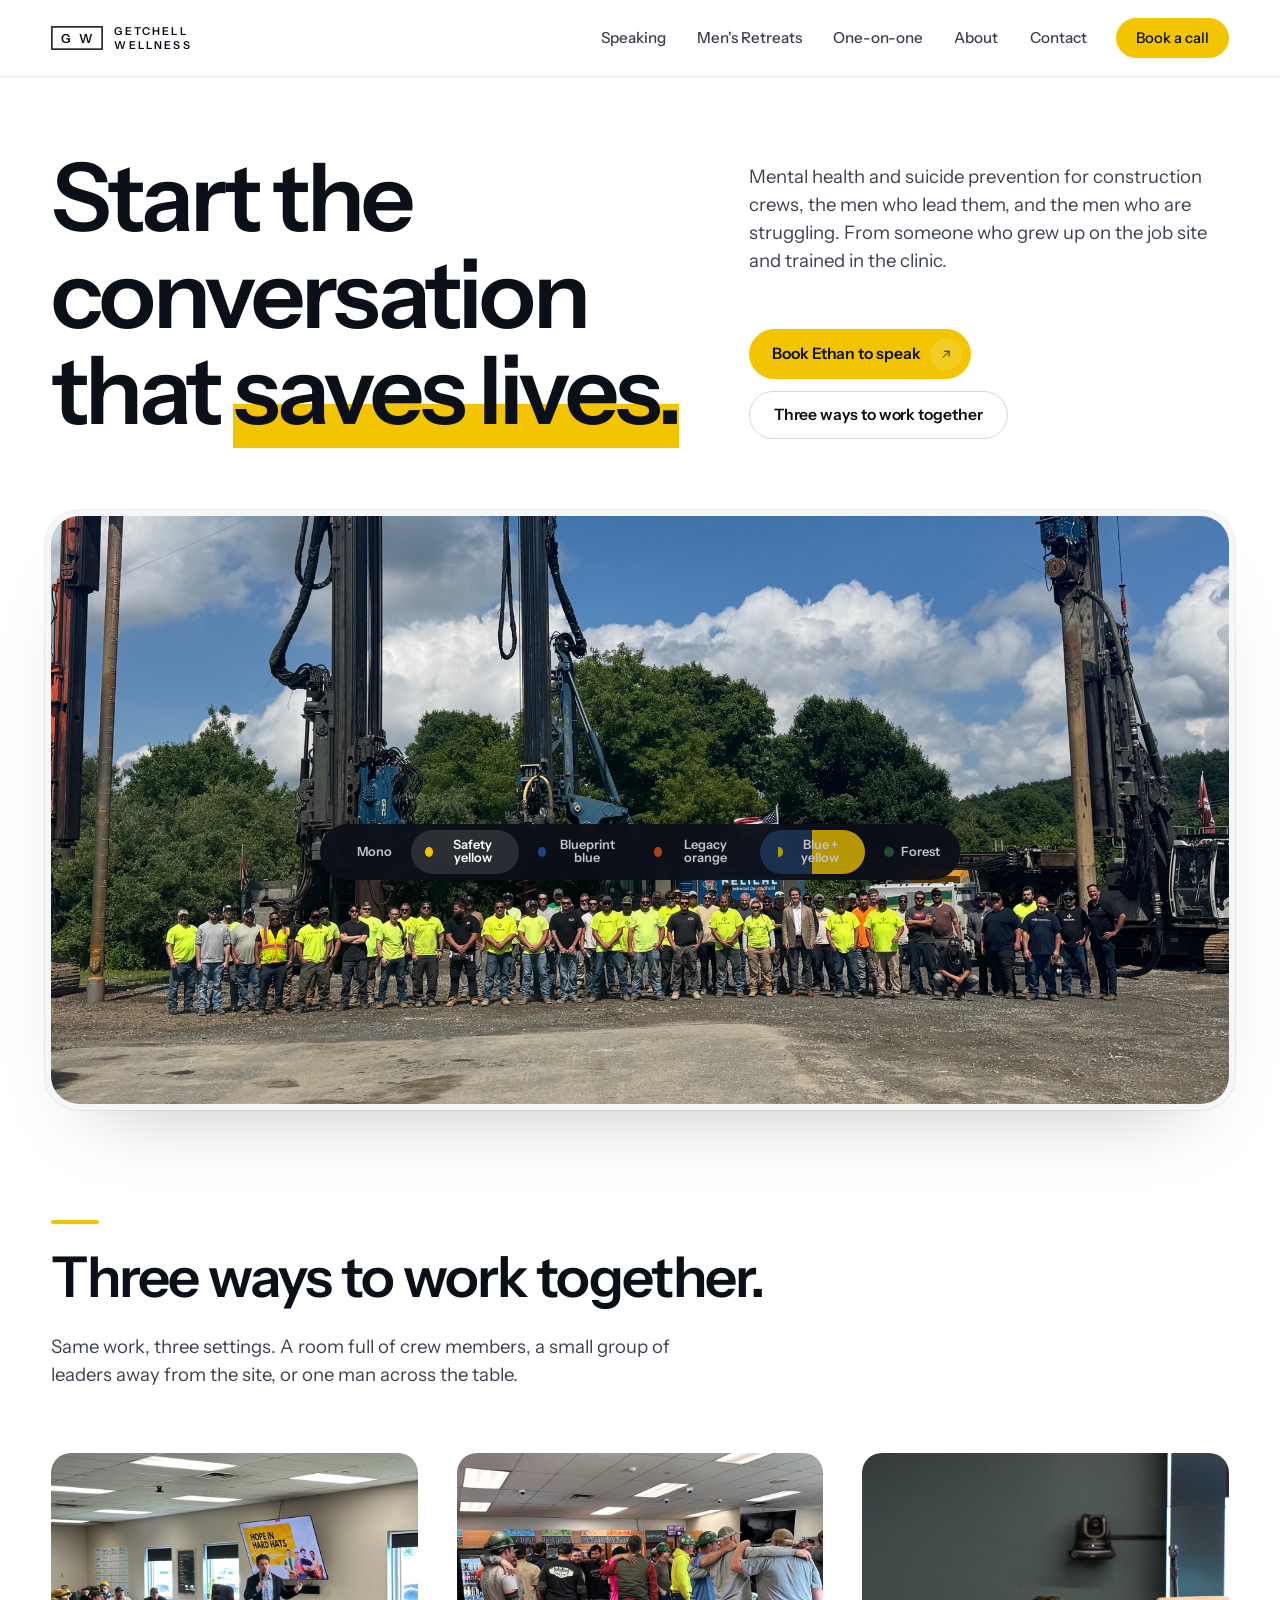
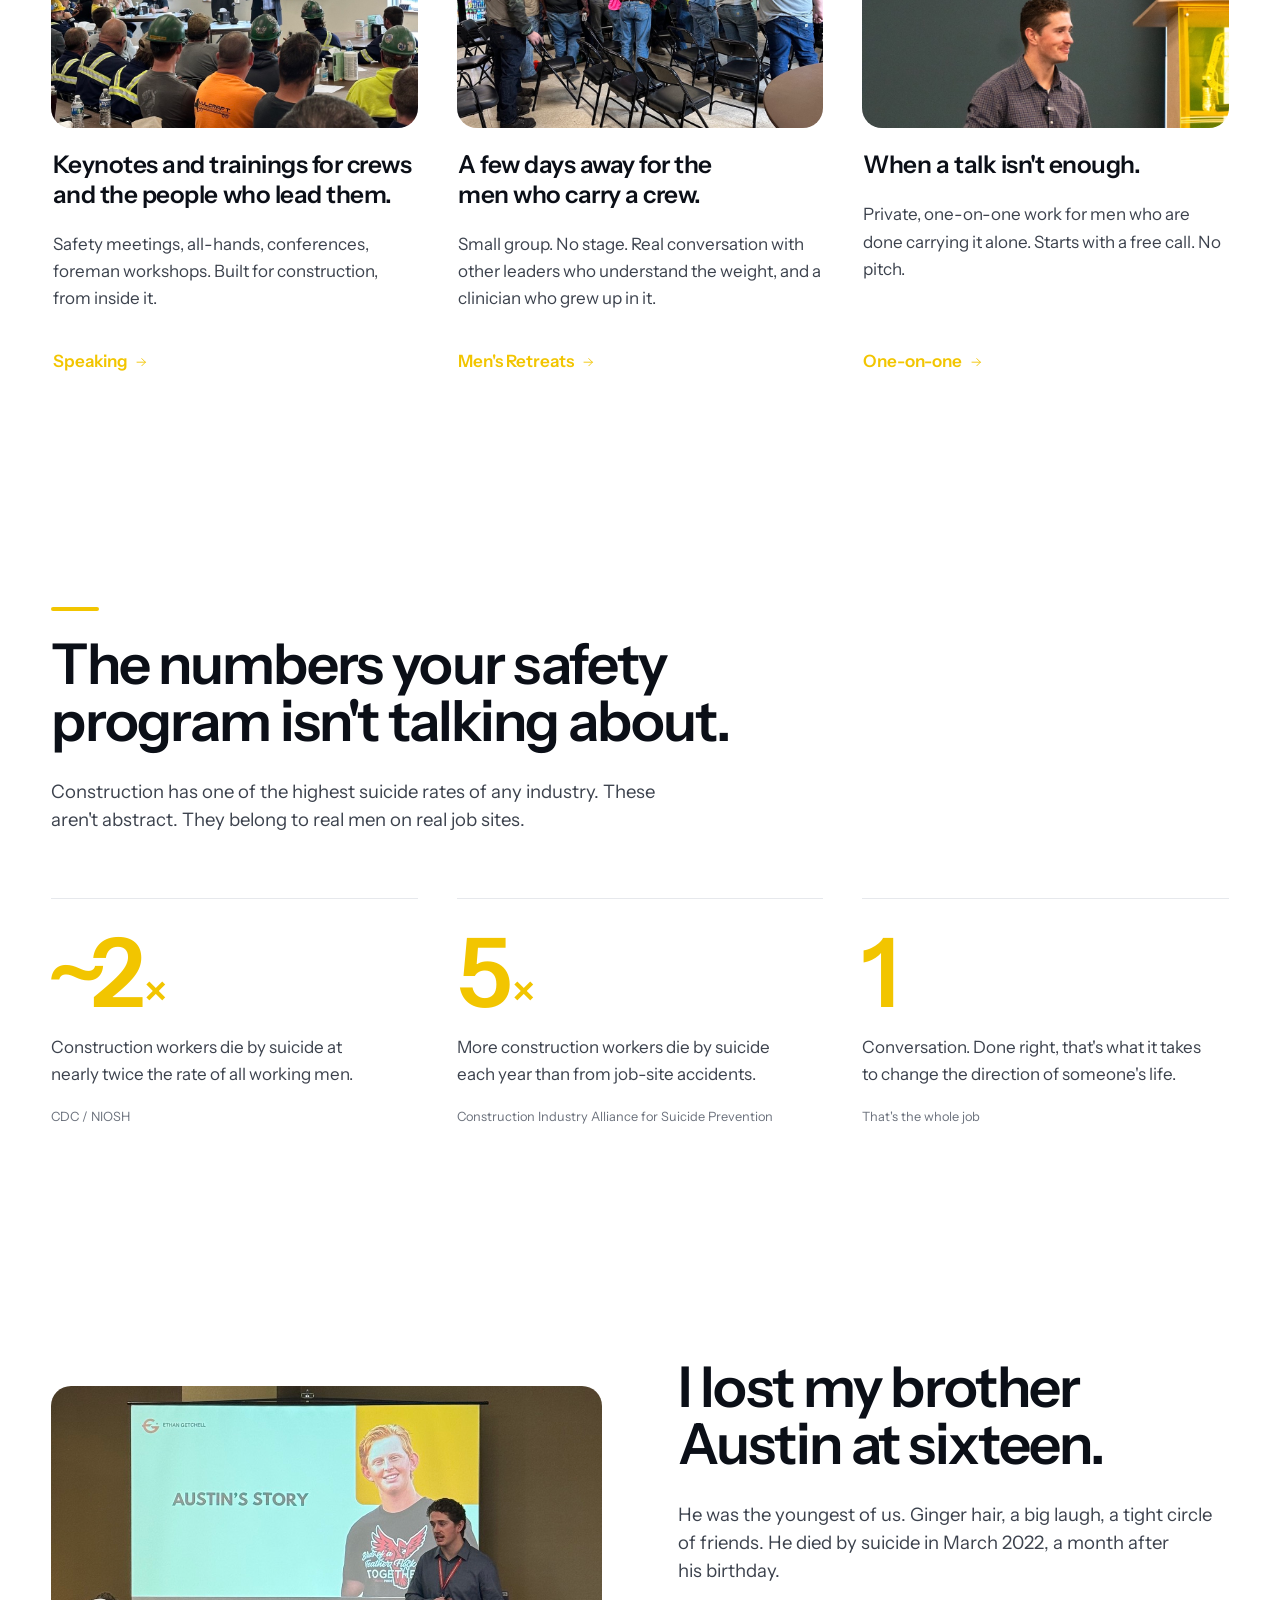
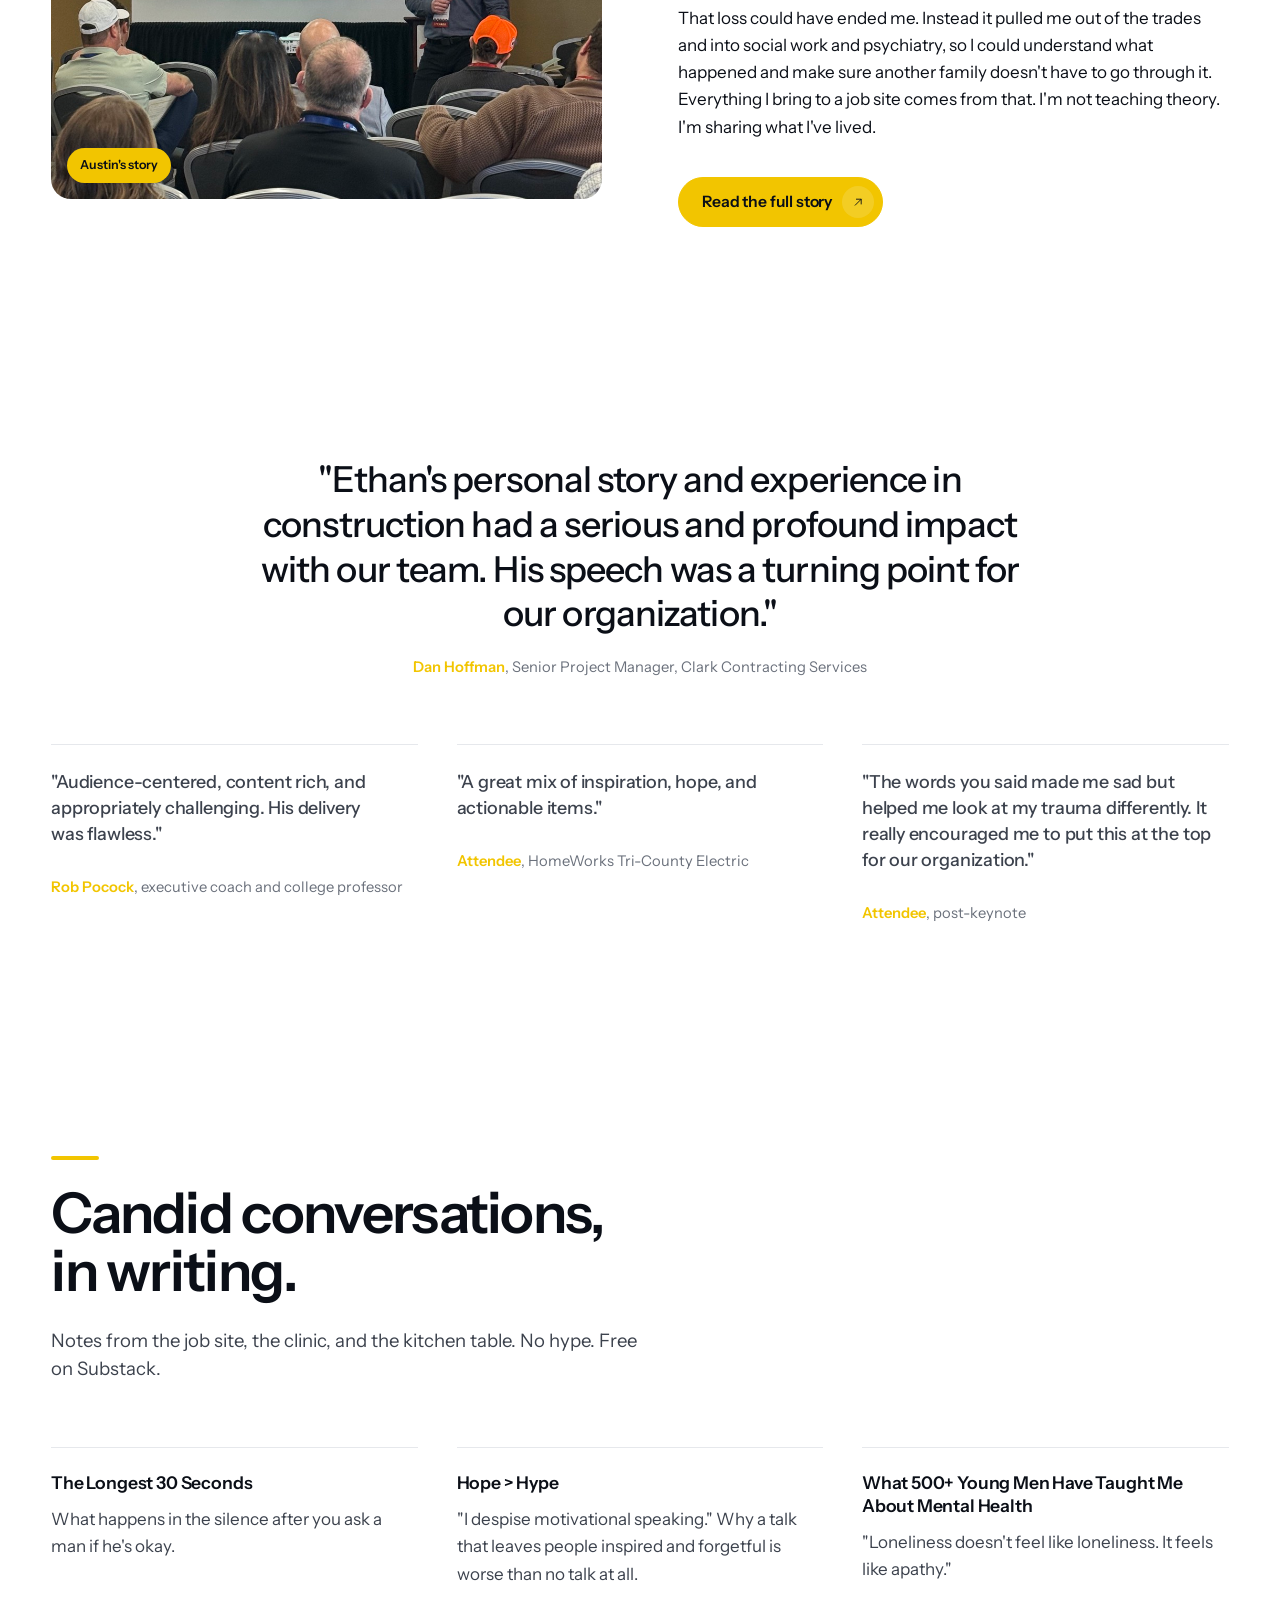
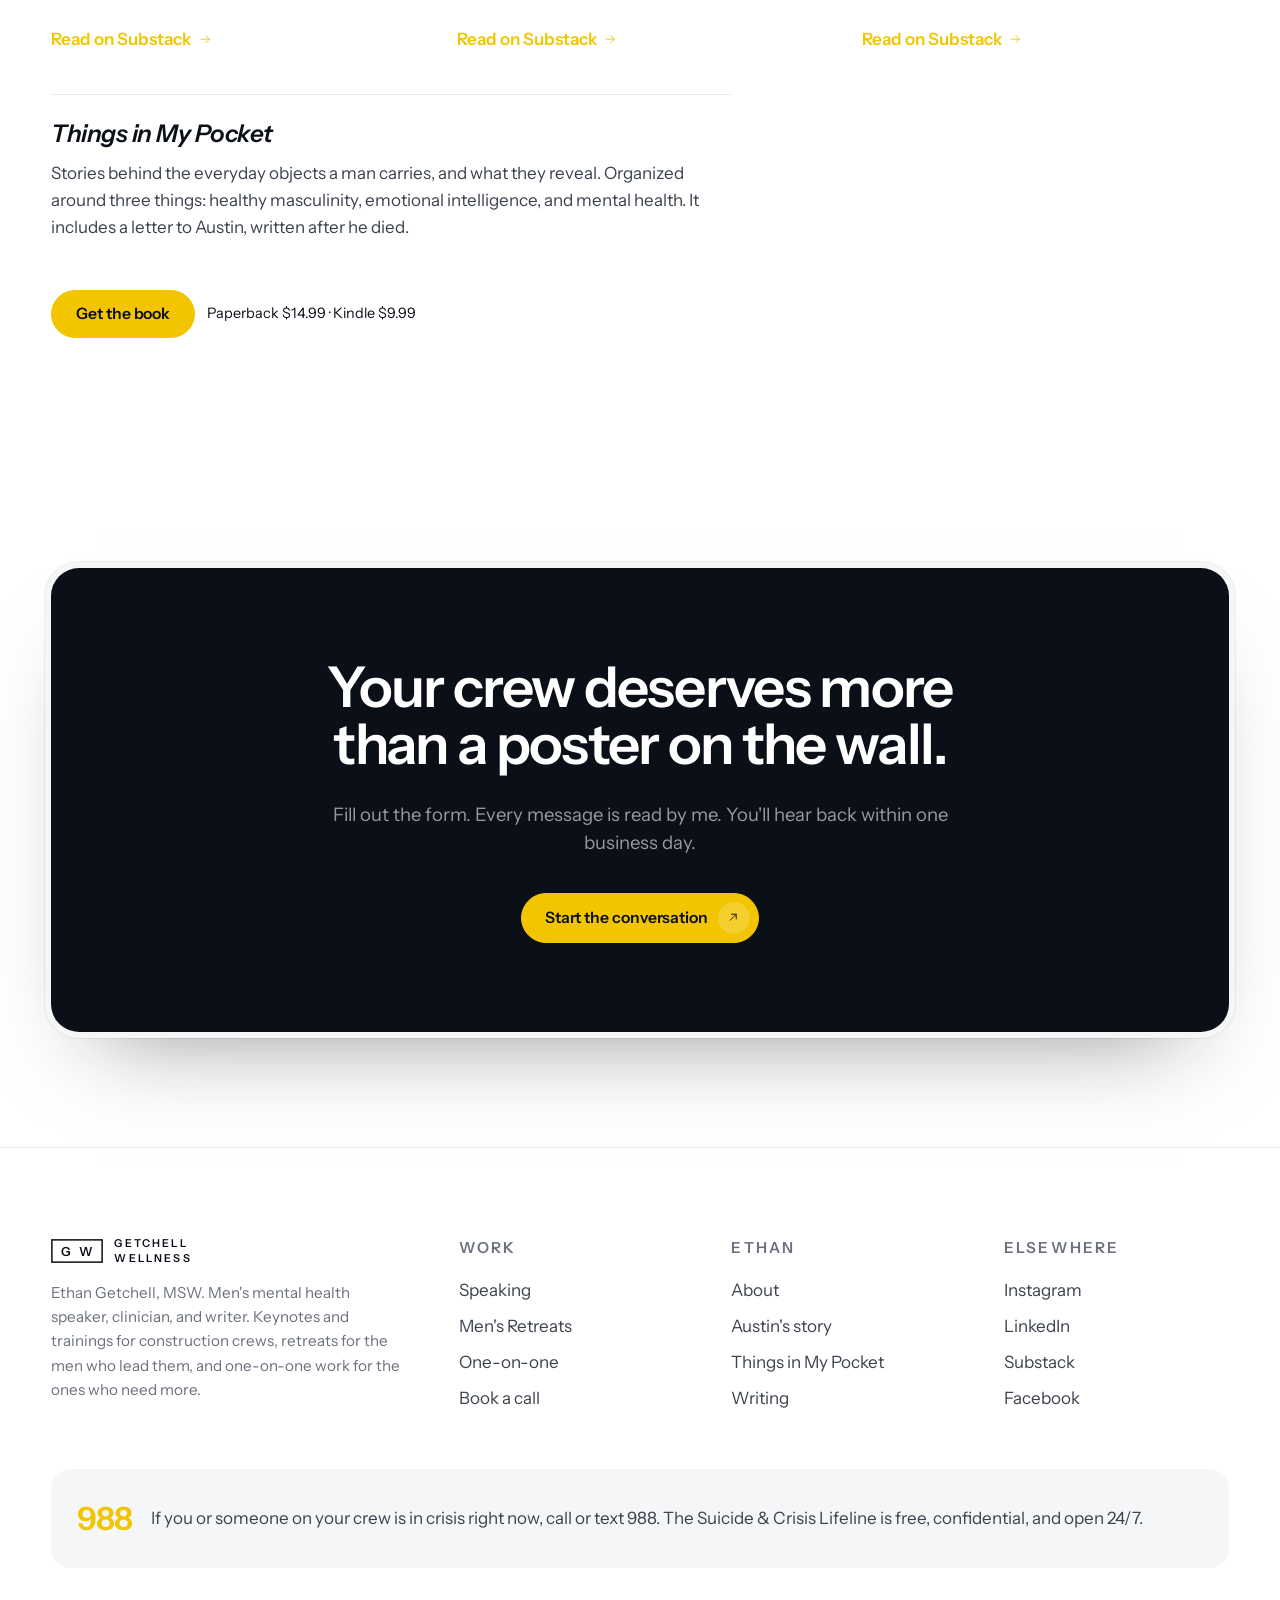
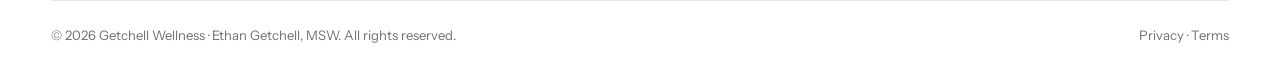
<file: lab.html>
<!doctype html>
<html lang="en">
<head>
<meta charset="utf-8">
<meta name="viewport" content="width=device-width, initial-scale=1">
<title>Colour lab · Getchell Wellness</title>
<meta name="description" content="Keynotes and trainings for construction crews, retreats for the men who lead them, and one-on-one work. Built by a clinical social worker who grew up in the trades and lost his brother to suicide.">
<link rel="icon" href="assets/img/gw-logo.svg" type="image/svg+xml">
<link rel="preconnect" href="https://fonts.googleapis.com">
<link rel="preconnect" href="https://fonts.gstatic.com" crossorigin>
<link href="https://fonts.googleapis.com/css2?family=Instrument+Sans:ital,wght@0,400..700;1,400..700&display=swap" rel="stylesheet">
<script>document.documentElement.classList.add('js')</script>
<link rel="stylesheet" href="assets/css/site.css?v=15">
<style id="lab">
/* ---- Colour lab: five accent directions on the live home page ---- */
:root { --accent: var(--ink); --accent-ink: #fff; --accent-soft: var(--fill); --accent-2: var(--ink); }
html.t-yellow { --accent: #F2C500; --accent-ink: #0B0F17; --accent-soft: #FFF3B8; --accent-2: #F2C500; }
html.t-blue   { --accent: #2456A6; --accent-ink: #fff;    --accent-soft: #E4ECFA; }
html.t-orange { --accent: #E4541E; --accent-ink: #fff;    --accent-soft: #FCE6DC; }
html.t-duo    { --accent: #1F3B61; --accent-ink: #fff;    --accent-soft: #E4ECFA; --accent-2: #F2C500; }
html.t-forest { --accent: #2F5D3A; --accent-ink: #fff;    --accent-soft: #E3EEE6; }

html[class*="t-"] .btn:not(.btn--ghost) { background: var(--accent); border-color: var(--accent); color: var(--accent-ink); }
html[class*="t-"] .btn:not(.btn--ghost):hover { background: var(--accent); border-color: var(--accent); filter: brightness(0.93); }
html[class*="t-"] .nav__side .btn { background: var(--accent); border-color: var(--accent); color: var(--accent-ink); }
html[class*="t-"] .link { color: var(--accent); }
html[class*="t-"] .link:hover { border-color: var(--accent); }
html[class*="t-"] .stat b { color: var(--accent); }
html[class*="t-"] .photo .caption { background: var(--accent); color: var(--accent-ink); }
html[class*="t-"] .section-head::before { content: ""; display: block; width: 3rem; height: 4px; background: var(--accent); margin-bottom: 1.5rem; border-radius: 2px; }
html[class*="t-"] .section-head { border-top: 0; padding-top: 0; }
html[class*="t-"] .nav__side a[aria-current="page"] { background: var(--accent-soft); color: var(--ink); }
html[class*="t-"] ::selection { background: var(--accent); color: var(--accent-ink); }
html[class*="t-"] .list li::before { background: var(--accent); }
html[class*="t-"] .cta .wrap--narrow { background: var(--accent); color: var(--accent-ink); }
html[class*="t-"] .cta h2 { color: var(--accent-ink); }
html[class*="t-"] .cta .lede { color: var(--accent-ink); opacity: 0.8; }
html[class*="t-"] .cta .btn { background: var(--accent-ink); color: var(--accent); border-color: var(--accent-ink); }
html[class*="t-"] .cta .btn:hover { filter: none; background: var(--accent-ink); opacity: 0.92; }
html[class*="t-"] .footer__crisis b { color: var(--accent); }
html[class*="t-"] .cite strong { color: var(--accent); }

/* headline highlight: yellow highlighter where yellow is in play, colour-only elsewhere */
mark.hi { background: none; color: inherit; }
html.t-yellow mark.hi, html.t-duo mark.hi { background: linear-gradient(transparent 62%, var(--accent-2, var(--accent)) 62%); color: inherit; }
html.t-blue mark.hi, html.t-orange mark.hi, html.t-forest mark.hi { color: var(--accent); }

/* yellow: keep the CTA panel ink so the yellow button is the pop */
html.t-yellow .cta .wrap--narrow { background: var(--ink); color: #fff; }
html.t-yellow .cta h2 { color: #fff; }
html.t-yellow .cta .lede { color: rgba(255,255,255,0.72); }
html.t-yellow .cta .btn { background: var(--accent); color: var(--accent-ink); border-color: var(--accent); }

/* duo: blue structure, yellow highlights only */
html.t-duo .stat b { color: var(--ink); }
html.t-duo .stat b small { color: var(--accent-2); }
html.t-duo .photo .caption { background: var(--accent-2); color: #0B0F17; }
html.t-duo .section-head::before { background: var(--accent-2); }
html.t-duo .cta .btn { background: var(--accent-2); color: #0B0F17; border-color: var(--accent-2); }

/* switcher */
.lab { position: fixed; left: 50%; bottom: 1.25rem; transform: translateX(-50%); z-index: 100; display: flex; gap: 0.25rem; padding: 0.35rem; background: rgba(11,15,23,0.92); backdrop-filter: blur(12px); border-radius: 999px; box-shadow: 0 20px 50px -20px rgba(0,0,0,0.5); }
.lab button { color: #fff; font: 600 0.8rem/1 var(--sans); padding: 0.6rem 0.9rem; border-radius: 999px; display: inline-flex; align-items: center; gap: 0.45rem; opacity: 0.75; }
.lab button i { width: 10px; height: 10px; border-radius: 50%; display: inline-block; background: var(--sw); }
.lab button:hover, .lab button.on { opacity: 1; background: rgba(255,255,255,0.12); }
@media (max-width: 720px) { .lab { bottom: 0.75rem; max-width: calc(100% - 1.5rem); overflow-x: auto; } .lab button span { display: none; } }
</style>

</head>
<body>
<a class="skip" href="#main">Skip to content</a>

<header class="nav">
  <div class="nav__in">
    <a class="logo" href="index.html" aria-label="Getchell Wellness home">
      <svg viewBox="0 0 104 48" aria-hidden="true"><rect x="1.75" y="1.75" width="100.5" height="44.5" fill="none" stroke="#1F3B61" stroke-width="3"/><text x="19" y="33" font-family="Instrument Sans, system-ui, sans-serif" font-size="25" font-weight="500" fill="#1F3B61">G</text><text x="56" y="33" font-family="Instrument Sans, system-ui, sans-serif" font-size="25" font-weight="500" fill="#1F3B61">W</text></svg>
      <span>Getchell<br>Wellness</span>
    </a>
    <nav class="nav__side" aria-label="Primary">
      <a href="speaking.html">Speaking</a>
      <a href="retreats.html">Men's Retreats</a>
      <a href="therapy.html">One-on-one</a>
      <a href="about.html">About</a>
      <a href="contact.html">Contact</a>
      <a class="btn" href="contact.html">Book a call</a>
    </nav>
    <button class="burger" aria-label="Menu" aria-expanded="false"><span></span><span></span></button>
  </div>
</header>
<div class="menu">
  <ul>
    <li><a href="index.html">Home</a></li>
    <li><a href="speaking.html">Speaking</a></li>
    <li><a href="retreats.html">Men's Retreats</a></li>
    <li><a href="therapy.html">One-on-one</a></li>
    <li><a href="about.html">About</a></li>
    <li><a href="contact.html">Contact</a></li>
    <li><a class="btn" href="contact.html">Book a call</a></li>
  </ul>
  <div class="menu__foot">If you're in crisis, call or text 988.</div>
</div>

<main id="main">

<!-- HERO -->
<section class="hero">
  <div class="hero__text">
    <h1 class="reveal">Start the conversation that <mark class="hi">saves lives.</mark></h1>
    <p class="lede reveal" style="--d:.08s">Mental health and suicide prevention for construction crews, the men who lead them, and the men who are struggling. From someone who grew up on the job site and trained in the clinic.</p>
    <div class="actions reveal" style="--d:.16s">
      <a class="btn" href="speaking.html">Book Ethan to speak <span class="btn__icon"><svg viewBox="0 0 24 24"><path d="M7 17 17 7M9 7h8v8"/></svg></span></a>
      <a class="btn btn--ghost" href="#work">Three ways to work together</a>
    </div>
  </div>
  <div class="hero__photo reveal">
    <img fetchpriority="high" decoding="async" src="assets/img/helical-crew.jpg" alt="A construction crew of about fifty standing in front of drill rigs after a Hope in Hard Hats talk">
  </div>
</section>


<!-- THREE OFFERINGS -->
<section class="section" id="work">
  <div class="wrap">
    <div class="section-head reveal">
      <h2>Three ways to work together.</h2>
      <p class="lede">Same work, three settings. A room full of crew members, a small group of leaders away from the site, or one man across the table.</p>
    </div>
    <div class="grid grid--3" data-stagger>
      <a class="offer reveal" href="speaking.html">
        <div class="photo"><img loading="lazy" decoding="async" src="assets/img/crew-hardhats.jpg" alt="Ethan delivering Hope in Hard Hats to a lunchroom full of crew in hard hats"></div>
        <div class="offer__body">
          <h3>Keynotes and trainings for crews and the people who lead them.</h3>
          <p>Safety meetings, all-hands, conferences, foreman workshops. Built for construction, from inside it.</p>
          <span class="link">Speaking <svg viewBox="0 0 24 24"><path d="M5 12h14M13 6l6 6-6 6"/></svg></span>
        </div>
      </a>
      <a class="offer reveal" href="retreats.html">
        <div class="photo"><img loading="lazy" decoding="async" src="assets/img/crew-circle.jpg" alt="Men standing arm in arm in a circle"></div>
        <div class="offer__body">
          <h3>A few days away for the men who carry a crew.</h3>
          <p>Small group. No stage. Real conversation with other leaders who understand the weight, and a clinician who grew up in it.</p>
          <span class="link">Men's Retreats <svg viewBox="0 0 24 24"><path d="M5 12h14M13 6l6 6-6 6"/></svg></span>
        </div>
      </a>
      <a class="offer reveal" href="therapy.html">
        <div class="photo"><img loading="lazy" decoding="async" src="assets/img/ethan-smile.jpg" alt="Ethan smiling with a microphone" style="object-position: center 30%"></div>
        <div class="offer__body">
          <h3>When a talk isn't enough.</h3>
          <p>Private, one-on-one work for men who are done carrying it alone. Starts with a free call. No pitch.</p>
          <span class="link">One-on-one <svg viewBox="0 0 24 24"><path d="M5 12h14M13 6l6 6-6 6"/></svg></span>
        </div>
      </a>
    </div>
  </div>
</section>

<!-- NUMBERS -->
<section class="section">
  <div class="wrap">
    <div class="section-head reveal">
      <h2>The numbers your safety program isn't talking about.</h2>
      <p class="lede">Construction has one of the highest suicide rates of any industry. These aren't abstract. They belong to real men on real job sites.</p>
    </div>
    <div class="grid grid--3" data-stagger>
      <div class="stat reveal"><b>~2<small>×</small></b><p>Construction workers die by suicide at nearly twice the rate of all working men.</p><cite>CDC / NIOSH</cite></div>
      <div class="stat reveal"><b>5<small>×</small></b><p>More construction workers die by suicide each year than from job-site accidents.</p><cite>Construction Industry Alliance for Suicide Prevention</cite></div>
      <div class="stat reveal"><b>1</b><p>Conversation. Done right, that's what it takes to change the direction of someone's life.</p><cite>That's the whole job</cite></div>
    </div>
  </div>
</section>

<!-- AUSTIN -->
<section class="section">
  <div class="wrap split">
    <div class="photo photo--4x3 reveal"><img loading="lazy" decoding="async" src="assets/img/austins-story.jpg" alt="Ethan presenting beside a slide titled Austin's Story, with a photo of his brother Austin"><span class="caption">Austin's story</span></div>
    <div>
      <h2 class="reveal" style="--d:.08s">I lost my brother Austin at sixteen.</h2>
      <div class="measure reveal" style="--d:.16s">
        <p class="lede">He was the youngest of us. Ginger hair, a big laugh, a tight circle of friends. He died by suicide in March 2022, a month after his birthday.</p>
        <p>That loss could have ended me. Instead it pulled me out of the trades and into social work and psychiatry, so I could understand what happened and make sure another family doesn't have to go through it. Everything I bring to a job site comes from that. I'm not teaching theory. I'm sharing what I've lived.</p>
      </div>
      <div class="actions reveal" style="--d:.24s">
        <a class="btn" href="about.html">Read the full story <span class="btn__icon"><svg viewBox="0 0 24 24"><path d="M7 17 17 7M9 7h8v8"/></svg></span></a>
      </div>
    </div>
  </div>
</section>

<!-- PROOF -->
<section class="section">
  <div class="wrap">
    <div class="wrap--narrow center reveal" style="margin-bottom: clamp(2.5rem,5vw,4rem)">
      <blockquote class="quote">"Ethan's personal story and experience in construction had a serious and profound impact with our team. His speech was a turning point for our organization."</blockquote>
      <div class="cite"><strong>Dan Hoffman</strong>, Senior Project Manager, Clark Contracting Services</div>
    </div>
    <div class="grid grid--3" data-stagger>
      <div class="card reveal"><p class="quote quote--sm">"Audience-centered, content rich, and appropriately challenging. His delivery was flawless."</p><div class="cite"><strong>Rob Pocock</strong>, executive coach and college professor</div></div>
      <div class="card reveal"><p class="quote quote--sm">"A great mix of inspiration, hope, and actionable items."</p><div class="cite"><strong>Attendee</strong>, HomeWorks Tri-County Electric</div></div>
      <div class="card reveal"><p class="quote quote--sm">"The words you said made me sad but helped me look at my trauma differently. It really encouraged me to put this at the top for our organization."</p><div class="cite"><strong>Attendee</strong>, post-keynote</div></div>
    </div>
  </div>
</section>

<!-- WRITING + BOOK -->
<section class="section">
  <div class="wrap">
    <div class="section-head reveal">
      <h2>Candid conversations, in writing.</h2>
      <p class="lede">Notes from the job site, the clinic, and the kitchen table. No hype. Free on Substack.</p>
    </div>
    <div class="grid grid--3" data-stagger>
      <a class="card reveal" href="https://ethangetchell.substack.com/p/the-longest-30-seconds" target="_blank" rel="noopener"><h4>The Longest 30 Seconds</h4><p>What happens in the silence after you ask a man if he's okay.</p><div class="spacer"></div><span class="link">Read on Substack <svg viewBox="0 0 24 24"><path d="M5 12h14M13 6l6 6-6 6"/></svg></span></a>
      <a class="card reveal" href="https://ethangetchell.substack.com/p/hope-hype" target="_blank" rel="noopener"><h4>Hope &gt; Hype</h4><p>"I despise motivational speaking." Why a talk that leaves people inspired and forgetful is worse than no talk at all.</p><div class="spacer"></div><span class="link">Read on Substack <svg viewBox="0 0 24 24"><path d="M5 12h14M13 6l6 6-6 6"/></svg></span></a>
      <a class="card reveal" href="https://ethangetchell.substack.com/p/what-500-young-men-have-taught-me" target="_blank" rel="noopener"><h4>What 500+ Young Men Have Taught Me About Mental Health</h4><p>"Loneliness doesn't feel like loneliness. It feels like apathy."</p><div class="spacer"></div><span class="link">Read on Substack <svg viewBox="0 0 24 24"><path d="M5 12h14M13 6l6 6-6 6"/></svg></span></a>
    </div>
    <div class="card reveal measure" style="margin-top:2.5rem">
          <h3><em>Things in My Pocket</em></h3>
          <p>Stories behind the everyday objects a man carries, and what they reveal. Organized around three things: healthy masculinity, emotional intelligence, and mental health. It includes a letter to Austin, written after he died.</p>
          <div class="actions" style="margin-top:1.25rem; align-items:center">
            <a class="btn" href="https://www.amazon.com/Things-my-Pocket-Ethan-Getchell-ebook/dp/B0CBHRQ34C" target="_blank" rel="noopener">Get the book</a>
            <span class="small">Paperback $14.99 · Kindle $9.99</span>
          </div>
    </div>
  </div>
</section>

<!-- CTA -->
<section class="section cta">
  <div class="wrap--narrow center reveal">
    <h2>Your crew deserves more than a poster on the wall.</h2>
    <p class="lede">Fill out the form. Every message is read by me. You'll hear back within one business day.</p>
    <div class="actions">
      <a class="btn" href="contact.html">Start the conversation <span class="btn__icon"><svg viewBox="0 0 24 24"><path d="M7 17 17 7M9 7h8v8"/></svg></span></a>
    </div>
  </div>
</section>

</main>

<footer class="footer">
  <div class="wrap">
    <div class="footer__grid">
      <div>
        <a class="logo" href="index.html" aria-label="Getchell Wellness home">
          <svg viewBox="0 0 104 48" aria-hidden="true"><rect x="1.75" y="1.75" width="100.5" height="44.5" fill="none" stroke="#1F3B61" stroke-width="3"/><text x="19" y="33" font-family="Instrument Sans, system-ui, sans-serif" font-size="25" font-weight="500" fill="#1F3B61">G</text><text x="56" y="33" font-family="Instrument Sans, system-ui, sans-serif" font-size="25" font-weight="500" fill="#1F3B61">W</text></svg>
          <span>Getchell<br>Wellness</span>
        </a>
        <p>Ethan Getchell, MSW. Men's mental health speaker, clinician, and writer. Keynotes and trainings for construction crews, retreats for the men who lead them, and one-on-one work for the ones who need more.</p>
      </div>
      <div><p class="footer__label">Work</p><ul><li><a href="speaking.html">Speaking</a></li><li><a href="retreats.html">Men's Retreats</a></li><li><a href="therapy.html">One-on-one</a></li><li><a href="contact.html">Book a call</a></li></ul></div>
      <div><p class="footer__label">Ethan</p><ul><li><a href="about.html">About</a></li><li><a href="about.html#austin">Austin's story</a></li><li><a href="https://www.amazon.com/Things-my-Pocket-Ethan-Getchell-ebook/dp/B0CBHRQ34C" target="_blank" rel="noopener">Things in My Pocket</a></li><li><a href="https://ethangetchell.substack.com" target="_blank" rel="noopener">Writing</a></li></ul></div>
      <div><p class="footer__label">Elsewhere</p><ul><li><a href="https://www.instagram.com/ethangetchell/" target="_blank" rel="noopener">Instagram</a></li><li><a href="https://www.linkedin.com/in/ethangetchell" target="_blank" rel="noopener">LinkedIn</a></li><li><a href="https://ethangetchell.substack.com" target="_blank" rel="noopener">Substack</a></li><li><a href="https://www.facebook.com/ethan.getchell.9/" target="_blank" rel="noopener">Facebook</a></li></ul></div>
    </div>
    <div class="footer__crisis"><b>988</b><span>If you or someone on your crew is in crisis right now, call or text 988. The Suicide &amp; Crisis Lifeline is free, confidential, and open 24/7.</span></div>
    <div class="footer__bar"><span>© 2026 Getchell Wellness · Ethan Getchell, MSW. All rights reserved.</span><span>Privacy · Terms</span></div>
  </div>
</footer>

<script src="assets/js/site.js?v=7"></script>

<div class="lab" role="group" aria-label="Colour options">
  <button data-t="" style="--sw:#0B0F17"><i></i><span>Mono</span></button>
  <button data-t="t-yellow" style="--sw:#F2C500"><i></i><span>Safety yellow</span></button>
  <button data-t="t-blue" style="--sw:#2456A6"><i></i><span>Blueprint blue</span></button>
  <button data-t="t-orange" style="--sw:#E4541E"><i></i><span>Legacy orange</span></button>
  <button data-t="t-duo" style="--sw:#F2C500; background: linear-gradient(90deg,#1F3B61 50%,#F2C500 50%)"><i style="background:linear-gradient(90deg,#1F3B61 50%,#F2C500 50%)"></i><span>Blue + yellow</span></button>
  <button data-t="t-forest" style="--sw:#2F5D3A"><i></i><span>Forest</span></button>
</div>
<script>
(function(){
  var html=document.documentElement, btns=document.querySelectorAll('.lab button');
  function apply(t){ html.className=html.className.replace(/\bt-\w+/g,'').trim(); if(t) html.classList.add(t); btns.forEach(function(b){ b.classList.toggle('on', b.dataset.t===t); }); try{localStorage.setItem('gw-lab',t);}catch(e){} }
  var q=new URLSearchParams(location.search).get('t'); var saved=null; try{saved=localStorage.getItem('gw-lab');}catch(e){}
  apply(q!==null?q:(saved||'t-yellow'));
  btns.forEach(function(b){ b.addEventListener('click',function(){ apply(b.dataset.t); }); });
})();
</script>
</body>
</html>
</file>
<file: assets/css/site.css>
/* ------------------------------------------------------------------
   Getchell Wellness — v4
   White. One sharp sans. Big, crisp photography. Hairlines and air.
------------------------------------------------------------------- */

:root {
  --bg: #FFFFFF;
  --fill: #F5F6F8;
  --fill-2: #EEF0F3;
  --ink: #0B0F17;
  --ink-2: #3C424D;
  --ink-3: #6B717C;
  --line: #E6E8EC;
  --line-2: #D5D8DE;
  --ink-hover: #22283A;
  --accent: #E4541E;
  --accent-hover: #C9461A;
  --accent-ink: #FFFFFF;

  --sans: "Instrument Sans", "Helvetica Neue", Arial, system-ui, sans-serif;

  --ease-out: cubic-bezier(0.23, 1, 0.32, 1);
  --ease-in-out: cubic-bezier(0.77, 0, 0.175, 1);
  --ease: var(--ease-out);
  --dur-hover: 180ms;
  --dur-press: 160ms;
  --dur-ui: 250ms;
  --maxw: 1240px;
  --gutter: clamp(1.25rem, 4vw, 3.5rem);
  --r: 20px;
  --r-lg: 28px;
}

*, *::before, *::after { box-sizing: border-box; }
html { scroll-behavior: smooth; -webkit-text-size-adjust: 100%; }
html.leaving body { opacity: 0; }
[id] { scroll-margin-top: 6rem; }
body { margin: 0; transition: opacity 200ms ease; background: var(--bg); color: var(--ink); font-family: var(--sans); font-size: 1.0625rem; line-height: 1.6; -webkit-font-smoothing: antialiased; overflow-x: hidden; }
img { display: block; max-width: 100%; height: auto; }
a { color: inherit; text-decoration: none; }
p { margin: 0 0 1.1em; }
p:last-child { margin-bottom: 0; }
ul { margin: 0; padding: 0; list-style: none; }
button { font: inherit; color: inherit; background: none; border: 0; cursor: pointer; }
::selection { background: var(--ink); color: #fff; }

a:focus-visible, button:focus-visible, summary:focus-visible, input:focus-visible, textarea:focus-visible { outline: 2px solid var(--ink); outline-offset: 3px; }
.field input:focus-visible, .field textarea:focus-visible { outline-offset: 0; }
.skip { position: absolute; left: 1rem; top: 1rem; z-index: 50; background: var(--ink); color: #fff; padding: 0.7rem 1.1rem; border-radius: 999px; font-weight: 600; transform: translateY(-5rem); transition: transform 200ms var(--ease-out); }
.skip:focus { transform: none; }

/* ---------- type ---------- */

h1, h2, h3 { font-weight: 600; letter-spacing: -0.03em; line-height: 1.02; margin: 0 0 0.5em; text-wrap: balance; color: var(--ink); }
h1 { font-size: clamp(3rem, 7.4vw, 6.4rem); letter-spacing: -0.04em; }
h2 { font-size: clamp(2.1rem, 4.4vw, 3.75rem); }
h3 { font-size: clamp(1.35rem, 1.9vw, 1.6rem); line-height: 1.2; letter-spacing: -0.02em; }
h4 { font-weight: 600; font-size: 1.1rem; line-height: 1.3; margin: 0 0 0.4em; letter-spacing: -0.01em; }
em { font-style: italic; }
mark.hi { background: linear-gradient(transparent 62%, var(--accent) 62%); color: inherit; }

.lede { font-size: clamp(1.15rem, 1.45vw, 1.3rem); line-height: 1.5; color: var(--ink-2); max-width: 34em; text-wrap: pretty; }
.measure { max-width: 40em; text-wrap: pretty; }
.muted { color: var(--ink-3); }
.small { font-size: 0.9rem; }
.center { text-align: center; }
.center .lede, .center .measure { margin-inline: auto; }

/* ---------- layout ---------- */

.wrap { width: min(var(--maxw), 100% - 2 * var(--gutter)); margin-inline: auto; }
.wrap--narrow { width: min(820px, 100% - 2 * var(--gutter)); margin-inline: auto; }
.section { padding-block: clamp(5rem, 9vw, 9rem); }
.section--tight { padding-block: clamp(3rem, 5vw, 4.5rem); }
.section-head { max-width: 46rem; margin: 0 0 clamp(2.5rem, 5vw, 4.5rem); text-align: left; padding-top: 2rem; border-top: 1px solid var(--line); }
.section-head .lede { margin: 0.75rem 0 0; }

.split { display: grid; grid-template-columns: 1fr; gap: 2.5rem; align-items: center; }
@media (min-width: 900px) { .split { grid-template-columns: 1fr 1fr; gap: clamp(3rem, 6vw, 6rem); } .split--rev > :first-child { order: 2; } }

.grid { display: grid; gap: clamp(1.5rem, 3vw, 2.5rem); grid-template-columns: 1fr; }
@media (min-width: 720px) { .grid--2 { grid-template-columns: repeat(2, 1fr); } }
@media (min-width: 900px) { .grid--3 { grid-template-columns: repeat(3, 1fr); } }

/* ---------- photos: crisp, rounded ---------- */

.photo { position: relative; overflow: hidden; border-radius: var(--r); background: var(--fill); }
.photo img { width: 100%; height: 100%; object-fit: cover; }
.photo--4x3 { aspect-ratio: 4 / 3; }
.photo--3x4 { aspect-ratio: 3 / 4; }
.photo--16x9 { aspect-ratio: 16 / 9; }
.photo--21x9 { aspect-ratio: 21 / 9; }
.photo--square { aspect-ratio: 1; }
.photo .caption { position: absolute; left: 1rem; bottom: 1rem; font-size: 0.78rem; font-weight: 600; color: var(--accent-ink); background: var(--accent); padding: 0.45rem 0.8rem; border-radius: 999px; }

/* ---------- buttons ---------- */

.btn {
  display: inline-flex; align-items: center; justify-content: center; gap: 0.6rem;
  background: var(--ink); color: #fff; border: 1.5px solid var(--ink); border-radius: 999px; padding: 0.95rem 1.5rem;
  font-weight: 600; font-size: 0.98rem; line-height: 1; letter-spacing: -0.005em;
  transition: background-color var(--dur-hover) ease, border-color var(--dur-hover) ease, color var(--dur-hover) ease, transform var(--dur-press) var(--ease-out);
}
.btn:hover { background: var(--ink-hover); border-color: var(--ink-hover); }
.btn:active { transform: scale(0.97); }
.btn:has(.btn__icon) { padding: 0.5rem 0.5rem 0.5rem 1.4rem; }
.btn__icon { flex: none; width: 2rem; height: 2rem; border-radius: 50%; display: grid; place-items: center; background: rgba(255,255,255,0.14); transition: transform 220ms var(--ease-out), background-color var(--dur-hover) ease; }
.btn__icon svg { width: 0.9rem; height: 0.9rem; stroke: currentColor; stroke-width: 1.5; fill: none; stroke-linecap: round; stroke-linejoin: round; }
.btn--ghost .btn__icon { background: rgba(11,15,23,0.06); }
@media (hover: hover) and (pointer: fine) {
  .btn:hover { transform: translateY(-1px); }
  .btn:hover .btn__icon { transform: translate(2px, -2px) scale(1.06); background: rgba(255,255,255,0.24); }
  .btn--ghost:hover .btn__icon { background: rgba(11,15,23,0.1); }
}
.btn--ghost { background: transparent; color: var(--ink); border-color: var(--line-2); }
.btn--ghost:hover { background: var(--fill); border-color: var(--ink); transform: none; }
.actions { display: flex; flex-wrap: wrap; gap: 0.75rem; margin-top: 2.25rem; }
.center .actions { justify-content: center; }
.link { display: inline-flex; align-items: center; gap: 0.4rem; font-weight: 600; color: var(--ink); border-bottom: 1px solid transparent; transition: border-color var(--dur-hover) ease; }
.link:hover { border-color: var(--ink); }
.link svg { width: 0.9rem; height: 0.9rem; stroke: currentColor; stroke-width: 1.5; fill: none; stroke-linecap: round; transition: transform 200ms var(--ease-out); }
@media (hover: hover) and (pointer: fine) { .link:hover svg { transform: translateX(3px); } }

/* ---------- nav: sticky, blurred, hairline ---------- */

.nav { position: sticky; top: 0; z-index: 20; transition: box-shadow 300ms ease; background: rgba(255,255,255,0.82); backdrop-filter: blur(16px) saturate(1.4); -webkit-backdrop-filter: blur(16px) saturate(1.4); border-bottom: 1px solid var(--line); }
.nav__in { width: min(var(--maxw), 100% - 2 * var(--gutter)); margin-inline: auto; display: flex; align-items: center; justify-content: space-between; gap: 1.5rem; height: 76px; }
.logo { display: inline-flex; align-items: center; gap: 0.7rem; }
.logo svg { width: 52px; height: auto; }
.logo svg rect { stroke: var(--ink); stroke-width: 3; }
.logo svg text { fill: var(--ink); font-weight: 600; }
.logo span { font-weight: 600; font-size: 0.68rem; letter-spacing: 0.2em; text-transform: uppercase; color: var(--ink); line-height: 1.3; }
.nav__side { display: none; align-items: center; gap: 0.25rem; }
.nav__side a { font-weight: 500; font-size: 0.95rem; color: var(--ink-2); padding: 0.55rem 0.85rem; border-radius: 999px; transition: color var(--dur-hover) ease, background-color var(--dur-hover) ease; }
.nav__side a:hover { color: var(--ink); background: var(--fill); }
.nav__side a[aria-current="page"] { color: var(--ink); background: var(--fill-2); }
.nav__side .btn { margin-left: 0.75rem; padding: 0.7rem 1.2rem; font-size: 0.92rem; color: #fff; }
.nav__side .btn:hover { background: var(--ink-hover); }
.burger { width: 44px; height: 44px; border-radius: 999px; display: grid; place-items: center; position: relative; border: 1.5px solid var(--line-2); }
.burger span { position: absolute; width: 18px; height: 1.5px; background: var(--ink); border-radius: 2px; transition: transform 250ms var(--ease-in-out); }
.burger span:nth-child(1) { transform: translateY(-4px); }
.burger span:nth-child(2) { transform: translateY(4px); }
body.menu-open .burger span:nth-child(1) { transform: rotate(45deg); }
body.menu-open .burger span:nth-child(2) { transform: rotate(-45deg); }
@media (min-width: 960px) { .nav__side { display: flex; } .burger { display: none; } }

.menu { position: fixed; inset: 0; z-index: 15; background: rgba(255,255,255,0.82); backdrop-filter: blur(28px) saturate(1.3); -webkit-backdrop-filter: blur(28px) saturate(1.3); display: grid; place-items: center; opacity: 0; visibility: hidden; transition: opacity 300ms var(--ease-out), visibility 0s linear 300ms; }
body.menu-open .menu { opacity: 1; visibility: visible; transition: opacity 300ms var(--ease-out); }
body.menu-open { overflow: hidden; }
.menu ul { text-align: center; }
.menu a { display: block; font-size: clamp(2rem, 8vw, 2.8rem); font-weight: 600; letter-spacing: -0.03em; padding: 0.18em 0; color: var(--ink); transform: translateY(12px); opacity: 0; transition: transform 350ms var(--ease-out), opacity 300ms var(--ease-out); }
body.menu-open .menu a { transform: none; opacity: 1; }
.menu li:nth-child(2) a { transition-delay: 0.04s; } .menu li:nth-child(3) a { transition-delay: 0.08s; } .menu li:nth-child(4) a { transition-delay: 0.12s; } .menu li:nth-child(5) a { transition-delay: 0.16s; } .menu li:nth-child(6) a { transition-delay: 0.2s; } .menu li:nth-child(7) a { transition-delay: 0.24s; }
.menu a[aria-current="page"] { color: var(--ink-3); }
.menu .btn { font-size: 1rem; letter-spacing: 0; margin-top: 1.5rem; color: #fff; display: inline-flex; padding: 0.95rem 1.5rem; transform: none; opacity: 1; }
.menu__foot { position: absolute; bottom: 1.5rem; left: 0; right: 0; text-align: center; font-size: 0.85rem; color: var(--ink-3); }

/* ---------- hero (home) ---------- */

.hero { padding-top: clamp(3.5rem, 8vh, 7rem); }
.hero__text { width: min(var(--maxw), 100% - 2 * var(--gutter)); margin-inline: auto; display: grid; gap: 1rem 3rem; }
.hero__text h1 { max-width: 9.5em; margin: 0; }
.hero__text .lede { margin-top: 0.5rem; }
@media (min-width: 960px) { .hero__text { grid-template-columns: 1.15fr 0.85fr; align-items: end; } .hero__text h1 { grid-row: 1 / span 2; } .hero__text .lede { grid-column: 2; margin: 0; } .hero__text .actions { grid-column: 2; margin-top: 1.5rem; } }
.hero__photo { width: min(var(--maxw), 100% - 2 * var(--gutter)); margin: clamp(3rem, 6vw, 5rem) auto 0; position: relative; border-radius: var(--r-lg); overflow: hidden; aspect-ratio: 16 / 8; background: var(--fill); box-shadow: 0 0 0 6px var(--fill), 0 0 0 7px rgba(11,15,23,0.06), 0 40px 80px -48px rgba(11,15,23,0.35); }
.hero__photo img { position: absolute; inset: 0; width: 100%; height: 100%; object-fit: cover; object-position: center 70%; }
@media (max-width: 720px) { .hero__photo { aspect-ratio: 4 / 5; border-radius: var(--r); } .hero__photo img { object-position: 40% 75%; } }

/* ---------- hero (inner pages) ---------- */

.page-hero { padding-top: clamp(3.5rem, 8vh, 7rem); }
.page-hero > .wrap { text-align: left; display: grid; gap: 1rem 3rem; }
.page-hero h1 { max-width: 9.5em; margin: 0; }
.page-hero .lede { margin-top: 0.5rem; }
@media (min-width: 960px) { .page-hero > .wrap { grid-template-columns: 1.15fr 0.85fr; align-items: end; } .page-hero h1 { grid-row: 1 / span 2; } .page-hero .lede { grid-column: 2; margin: 0; } .page-hero .actions { grid-column: 2; margin-top: 1.5rem; justify-content: flex-start; } }
.page-hero__photo { width: min(var(--maxw), 100% - 2 * var(--gutter)); margin: clamp(2.5rem, 5vw, 4rem) auto 0; position: relative; border-radius: var(--r-lg); overflow: hidden; aspect-ratio: 16 / 7; background: var(--fill); box-shadow: 0 0 0 6px var(--fill), 0 0 0 7px rgba(11,15,23,0.06), 0 40px 80px -48px rgba(11,15,23,0.35); }
.page-hero__photo img { position: absolute; inset: 0; width: 100%; height: 100%; object-fit: cover; }
@media (max-width: 720px) { .page-hero__photo { aspect-ratio: 4 / 5; border-radius: var(--r); } }

/* ---------- open blocks ---------- */

.card { background: transparent; padding: 1.5rem 0 0; display: flex; flex-direction: column; gap: 0.6rem; border-top: 1px solid var(--line); }
.card h3, .card h4 { margin-bottom: 0.1em; }
.card p { color: var(--ink-2); }
.card .spacer { flex: 1; }
a.card { transition: transform 200ms var(--ease-out); }
@media (hover: hover) and (pointer: fine) { a.card:hover { transform: translateY(-3px); } }

.offer { display: flex; flex-direction: column; }
.offer .photo { aspect-ratio: 4 / 3; border-radius: var(--r); }
.offer .photo img { transition: transform 600ms var(--ease-out); }
@media (hover: hover) and (pointer: fine) { .offer:hover .photo img { transform: scale(1.04); } }
.offer__body { padding: 1.4rem 0.1rem 0; display: flex; flex-direction: column; gap: 0.6rem; flex: 1; }
.offer__body p { color: var(--ink-2); }
.offer__body .link { margin-top: auto; padding-top: 0.5rem; }

.stat { padding: 1.75rem 0 0; border-top: 1px solid var(--line); }
.stat b { display: block; font-weight: 600; font-size: clamp(3.4rem, 7.5vw, 6.5rem); line-height: 0.95; letter-spacing: -0.05em; color: var(--ink); }
.stat b small { font-size: 0.45em; letter-spacing: -0.02em; margin-left: 0.1em; color: var(--accent); }
.stat p { margin-top: 1rem; color: var(--ink-2); max-width: 20em; }
.stat cite { display: block; margin-top: 0.6rem; font-style: normal; font-size: 0.8rem; color: var(--ink-3); }

.quote { font-weight: 500; font-size: clamp(1.5rem, 2.8vw, 2.5rem); line-height: 1.25; letter-spacing: -0.025em; color: var(--ink); margin: 0; text-wrap: pretty; }
.quote--sm { font-size: clamp(1.1rem, 1.4vw, 1.25rem); line-height: 1.45; letter-spacing: -0.01em; font-weight: 500; }
.cite { margin-top: 1.25rem; font-size: 0.92rem; color: var(--ink-3); }
.cite strong { color: var(--ink); font-weight: 600; }

.steps { counter-reset: step; display: grid; gap: 0; }
.step { counter-increment: step; padding: 1.75rem 0; border-top: 1px solid var(--line); display: grid; grid-template-columns: auto 1fr; column-gap: 1.25rem; row-gap: 0.25rem; align-items: start; }
.step::before { content: counter(step, decimal-leading-zero); font-size: 0.85rem; font-weight: 600; color: var(--ink-3); grid-row: 1 / span 2; line-height: 1.9; letter-spacing: 0.04em; }
.step h4 { grid-column: 2; }
.step p { grid-column: 2; color: var(--ink-2); }
@media (min-width: 900px) { .steps--3 { grid-template-columns: repeat(3, 1fr); gap: clamp(1.5rem, 3vw, 2.5rem); } }

.list { display: grid; gap: 0.75rem; }
.list li { display: grid; grid-template-columns: 1.4rem 1fr; gap: 0.6rem; color: var(--ink-2); }
.list li::before { content: ""; width: 0.45rem; height: 0.45rem; border-radius: 50%; background: var(--ink); margin-top: 0.62rem; justify-self: center; grid-row: 1 / span 2; }
.list li > * { grid-column: 2; }
.list li > .small { display: block; }

.orgs { display: flex; flex-wrap: wrap; gap: 0.5rem; justify-content: center; }
.orgs li { font-size: 0.92rem; font-weight: 500; color: var(--ink-2); border: 1px solid var(--line-2); border-radius: 999px; padding: 0.5rem 1rem; }

.faq details { border-top: 1px solid var(--line); }
.faq details:last-child { border-bottom: 1px solid var(--line); }
.faq summary { list-style: none; cursor: pointer; display: flex; justify-content: space-between; align-items: center; gap: 1.5rem; padding: 1.35rem 0; font-weight: 600; font-size: 1.05rem; line-height: 1.35; letter-spacing: -0.01em; }
.faq summary::-webkit-details-marker { display: none; }
.faq summary::after { content: "+"; flex: none; width: 2rem; height: 2rem; border-radius: 50%; border: 1px solid var(--line-2); display: grid; place-items: center; font-weight: 500; transition: transform var(--dur-ui) var(--ease-out), background-color var(--dur-hover) ease; }
.faq details[open] summary::after { transform: rotate(45deg); background: var(--fill-2); color: var(--ink); }
@supports (interpolate-size: allow-keywords) {
  html { interpolate-size: allow-keywords; }
  .faq details::details-content { height: 0; overflow: clip; transition: height var(--dur-ui) var(--ease-out), content-visibility var(--dur-ui) allow-discrete; }
  .faq details[open]::details-content { height: auto; }
}
.faq .faq__body { padding: 0 0 1.5rem; color: var(--ink-2); text-wrap: pretty; max-width: 52em; }

.placeholder { padding: 0.9rem 0; color: var(--ink-2); font-size: 0.9rem; border-top: 1px solid var(--line); }
.placeholder strong { font-weight: 700; }
.form__note { opacity: 0; transform: translateY(8px); transition: opacity var(--dur-ui) var(--ease-out), transform var(--dur-ui) var(--ease-out); }
.form__note.is-shown { opacity: 1; transform: none; }
.price { font-weight: 600; font-size: 2.4rem; letter-spacing: -0.04em; color: var(--ink); margin: 0.2rem 0 1rem; line-height: 1; }

.crisis { display: flex; gap: 1.1rem; align-items: flex-start; padding: 1.5rem 1.6rem; border-radius: var(--r); background: var(--fill); color: var(--ink-2); font-size: 0.95rem; }
.crisis b { font-weight: 600; font-size: 1.8rem; letter-spacing: -0.03em; color: var(--ink); line-height: 1; }

/* ---------- dark call-to-action panel ---------- */

.cta .wrap--narrow { width: min(var(--maxw), 100% - 2 * var(--gutter)); background: var(--ink); color: #fff; border-radius: var(--r-lg); padding: clamp(3rem, 7vw, 6.5rem) var(--gutter); box-shadow: 0 0 0 6px var(--fill), 0 0 0 7px rgba(11,15,23,0.06), 0 48px 90px -50px rgba(11,15,23,0.5); }
.cta h2 { color: #fff; max-width: 14em; margin-inline: auto; }
.cta .lede { color: rgba(255,255,255,0.78); }
.cta .btn { background: var(--accent); color: var(--accent-ink); border-color: var(--accent); }
.cta .btn:hover { background: var(--accent-hover); border-color: var(--accent-hover); }
.cta .btn .btn__icon { background: rgba(255,255,255,0.18); }
.cta .btn:hover .btn__icon { background: rgba(255,255,255,0.28); }

/* ---------- embeds ---------- */

.embed { border-radius: var(--r-lg); overflow: hidden; background: var(--fill); box-shadow: 0 0 0 6px var(--fill), 0 0 0 7px rgba(11,15,23,0.06); }
.embed--placeholder { min-height: 560px; display: grid; place-items: center; text-align: center; padding: 2rem; border: 1.5px dashed var(--line-2); color: var(--ink-3); }
.embed--placeholder strong { display: block; color: var(--ink); font-size: 1.1rem; margin-bottom: 0.4rem; }
.embed--placeholder span { display: block; max-width: 28em; font-size: 0.95rem; }

/* ---------- forms ---------- */

.form { display: grid; gap: 1rem; border-top: 0; padding-top: 0; }
.form .row { display: grid; gap: 1rem; grid-template-columns: 1fr; }
@media (min-width: 720px) { .form .row { grid-template-columns: 1fr 1fr; } }
.field { display: grid; gap: 0.4rem; }
.field label { font-size: 0.82rem; font-weight: 600; color: var(--ink-2); }
.field input, .field textarea { font: inherit; color: var(--ink); background: var(--fill); border: 1.5px solid transparent; border-radius: 14px; padding: 0.9rem 1.05rem; width: 100%; transition: border-color var(--dur-hover) ease, background-color var(--dur-hover) ease; }
.field textarea { min-height: 8.5rem; resize: vertical; }
.field input:focus, .field textarea:focus { outline: 0; background: #fff; border-color: var(--ink); }
.choice { display: flex; flex-wrap: wrap; gap: 0.5rem; }
.choice label { position: relative; }
.choice input { position: absolute; inset: 0; opacity: 0; }
.choice span { display: inline-block; padding: 0.55rem 1rem; border-radius: 999px; border: 1.5px solid var(--line-2); font-size: 0.92rem; font-weight: 500; cursor: pointer; transition: background-color var(--dur-hover) ease, color var(--dur-hover) ease, border-color var(--dur-hover) ease; }
.choice input:checked + span { background: var(--ink); border-color: var(--ink); color: #fff; }

/* ---------- footer ---------- */

.footer { border-top: 1px solid var(--line); padding: clamp(3.5rem, 7vw, 5.5rem) 0 2rem; }
.footer__grid { display: grid; gap: 2.5rem; grid-template-columns: 1fr; }
@media (min-width: 900px) { .footer__grid { grid-template-columns: 1.6fr 1fr 1fr 1fr; gap: 3rem; } }
.footer__label { margin: 0 0 1rem; font-size: 0.72rem; letter-spacing: 0.14em; text-transform: uppercase; color: var(--ink-3); font-weight: 600; }
.footer ul li { margin-bottom: 0.55rem; }
.footer a { color: var(--ink-2); transition: color var(--dur-hover) ease; }
.footer a:hover { color: var(--ink); }
.footer .logo { margin-bottom: 1rem; }
.footer p { color: var(--ink-3); max-width: 30em; font-size: 0.95rem; }
.footer__crisis { margin-top: 3rem; padding: 1.5rem 1.6rem; border-radius: var(--r); background: var(--fill); display: flex; gap: 1.2rem; align-items: center; flex-wrap: wrap; }
.footer__crisis b { font-weight: 600; font-size: 2rem; letter-spacing: -0.03em; color: var(--ink); }
.footer__crisis span { color: var(--ink-2); }
.footer__bar span:last-child { color: var(--ink-3); }
.footer__bar { margin-top: 2rem; padding-top: 1.5rem; border-top: 1px solid var(--line); display: flex; flex-wrap: wrap; gap: 1rem; justify-content: space-between; font-size: 0.82rem; color: var(--ink-3); }

/* ---------- motion ---------- */

html.gsap .reveal { transition: none; filter: none; }
.w { display: inline-block; overflow: hidden; vertical-align: bottom; padding-bottom: 0.1em; margin-bottom: -0.1em; }
.wi { display: inline-block; }
.nav.is-scrolled { box-shadow: 0 12px 32px -24px rgba(11,15,23,0.35); }

.js .reveal { opacity: 0; transform: translateY(16px); transition: opacity 0.7s var(--ease-out), transform 0.8s var(--ease-out), filter 0.7s var(--ease-out); transition-delay: var(--d, 0s); }
.js .reveal.in { opacity: 1; transform: none; filter: none; }
/* blur belongs to the CSS fallback only; GSAP drives its own inline filter and clears it */
html.js:not(.gsap) .reveal:not(.in) { filter: blur(6px); }
.js .hero__photo.reveal { transition-duration: 1.3s, 1.5s; }
.js .hero__photo.reveal:not(.in) { transform: translateY(24px) scale(0.985); }
@media (prefers-reduced-motion: reduce) {
  /* fewer and gentler, not none: keep opacity and colour, drop movement */
  .js .reveal { transform: none; filter: none; transition: opacity 200ms ease; transition-delay: 0s; }
  .js .hero__photo.reveal:not(.in) { transform: none; }
  .btn:hover, .btn:active, a.card:hover, .offer:hover .photo img, .btn:hover svg, .link:hover svg { transform: none; }
  .menu a { transform: none; transition: opacity 200ms ease; }
  .burger span, .faq summary::after { transition-duration: 0s; }
  html { scroll-behavior: auto; }
  body { transition: none; }
}
</file>
